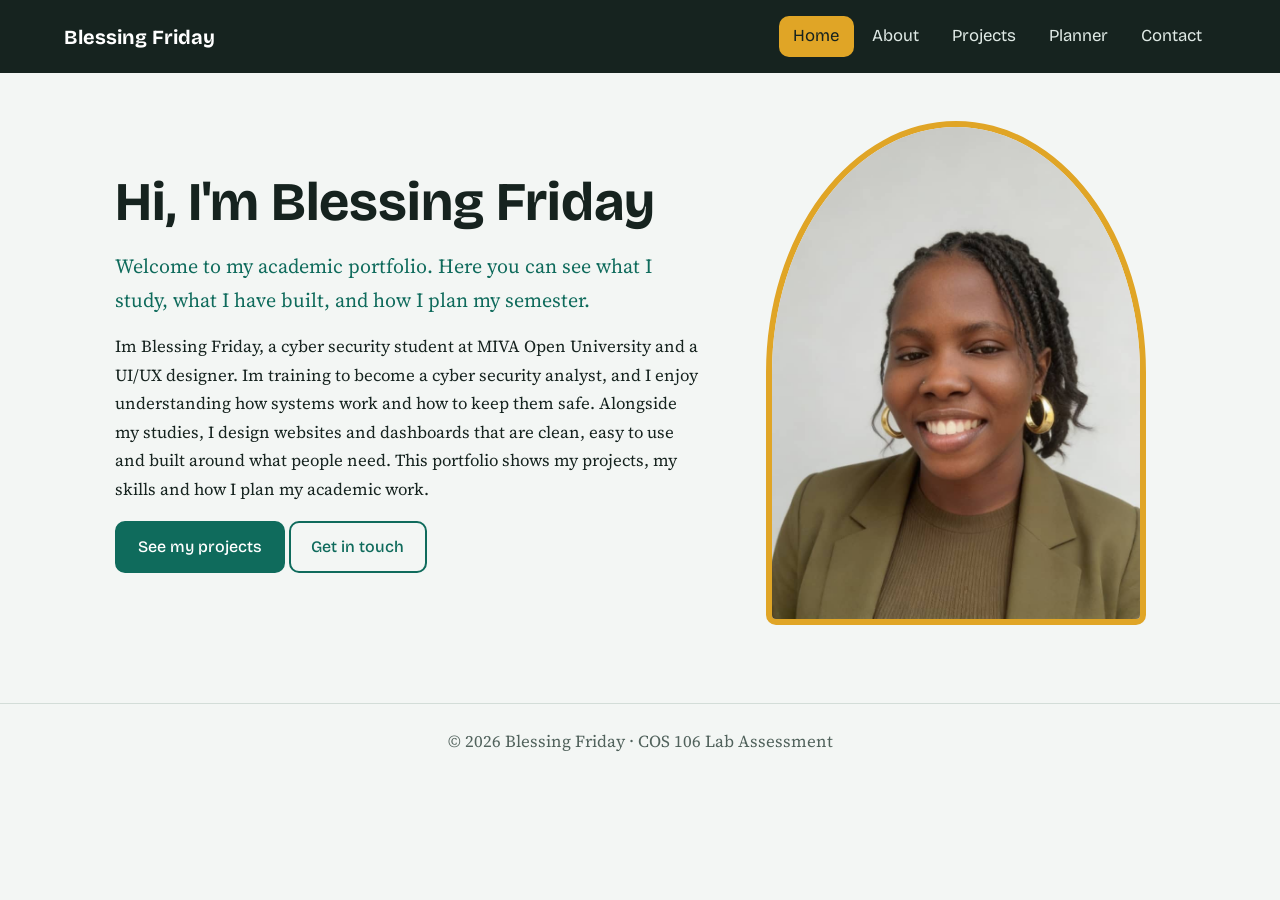
<file: index.html>
<!DOCTYPE html>
<html lang="en">
<head>
<meta charset="UTF-8">
<meta name="viewport" content="width=device-width, initial-scale=1">
<title>Home | Blessing Friday</title>
<link rel="preconnect" href="https://fonts.googleapis.com">
<link href="https://fonts.googleapis.com/css2?family=Bricolage+Grotesque:wght@500;700&family=Source+Serif+4:wght@400;600&display=swap" rel="stylesheet">
<link rel="stylesheet" href="style.css">
</head>
<body>

<header class="site-header">
<a class="brand" href="index.html">Blessing Friday</a>
<button class="menu-btn" aria-label="Toggle menu" aria-expanded="false">Menu</button>

<nav><ul class="nav-list"><li><a href="index.html" aria-current="page">Home</a>
</li><li><a href="about.html">About</a>
</li><li><a href="projects.html">Projects</a>
</li><li><a href="planner.html">Planner</a>
</li><li><a href="contact.html">Contact</a>
</li></ul></nav>
</header>

<main>
<section class="hero">
<div>
<h1>Hi, I'm Blessing Friday</h1>
<p class="welcome">Welcome to my academic portfolio. Here you can see what I study, what I have built, and how I plan my semester.</p>
<p>Im Blessing Friday, a cyber security student at MIVA Open University and a UI/UX designer. Im training to become a cyber security analyst, and I 
    enjoy understanding how systems work and how to keep them safe. Alongside my studies, I design websites and dashboards that are clean, easy to use and 
    built around what people need. This portfolio shows my projects, my skills and how I plan my academic work.</p>
<p><a class="btn" href="projects.html">See my projects</a> <a class="btn ghost" href="contact.html">Get in touch</a></p>
</div>

<img src="my new headshot gr.jpeg" alt="Photograph of Blessing Friday" class="portrait">

</section>
</main>
<footer><p>&copy; 2026 Blessing Friday &middot; COS 106 Lab Assessment</p></footer>
<script src="js/main.js"></script>
</body>
</html>
</file>
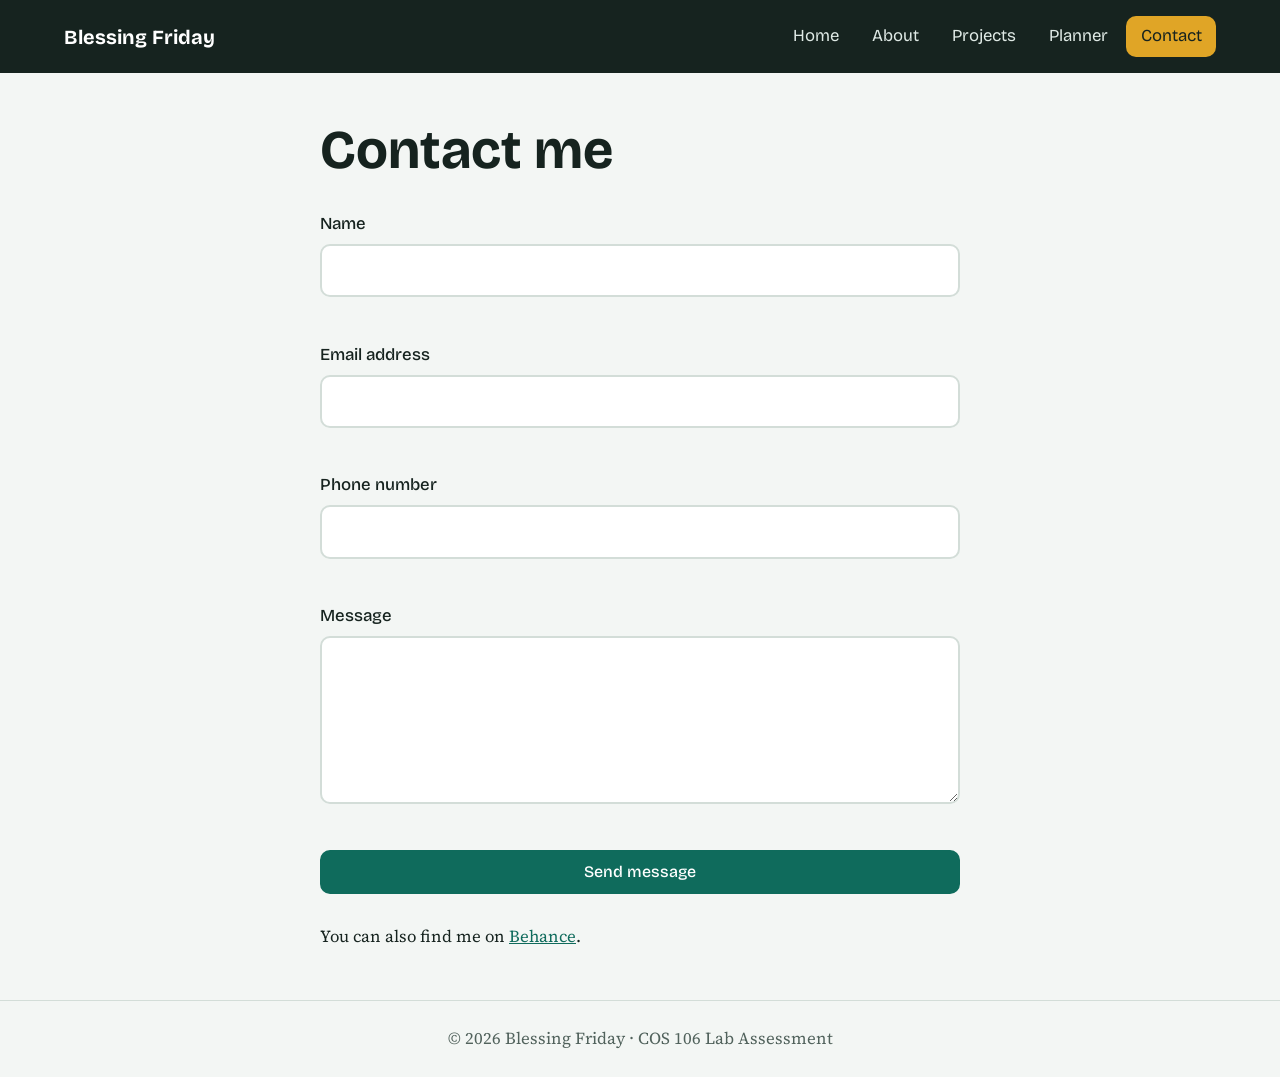
<file: contact.html>
<!DOCTYPE html>
<html lang="en">
<head>
<meta charset="UTF-8">
<meta name="viewport" content="width=device-width, initial-scale=1">
<title>Contact | Blessing Friday</title>
<link rel="preconnect" href="https://fonts.googleapis.com">
<link href="https://fonts.googleapis.com/css2?family=Bricolage+Grotesque:wght@500;700&family=Source+Serif+4:wght@400;600&display=swap" rel="stylesheet">
<link rel="stylesheet" href="style.css">
</head>
<body>
<header class="site-header">
<a class="brand" href="index.html">Blessing Friday</a>
<button class="menu-btn" aria-label="Toggle menu" aria-expanded="false">Menu</button>
<nav><ul class="nav-list"><li><a href="index.html">Home</a></li><li><a href="about.html">About</a>
</li><li><a href="projects.html">Projects</a></li><li><a href="planner.html">Planner</a></li>
<li><a href="contact.html" aria-current="page">Contact</a></li></ul></nav>
</header>

<main>
<section class="stack narrow">
<h1>Contact me</h1>
<form id="contact-form" novalidate>
<label for="name">Name</label>
<input id="name" type="text">
<span class="error" id="name-error"></span>

<label for="email">Email address</label>
<input id="email" type="email">
<span class="error" id="email-error"></span>

<label for="phone">Phone number</label>
<input id="phone" type="tel">
<span class="error" id="phone-error"></span>

<label for="message">Message</label>
<textarea id="message" rows="5"></textarea>
<span class="error" id="message-error"></span>

<button class="btn" type="submit">Send message</button>
<p id="form-status" class="success" role="status"></p>
</form>
<p>You can also find me on <a href="https://www.behance.net/blexnberi" target="_blank" rel="noopener">Behance</a>.</p>
</section>

</main>
<footer><p>&copy; 2026 Blessing Friday &middot; COS 106 Lab Assessment</p></footer>
<script src="js/main.js"></script>
<script src="js/contact.js"></script>
</body>
</html>
</file>
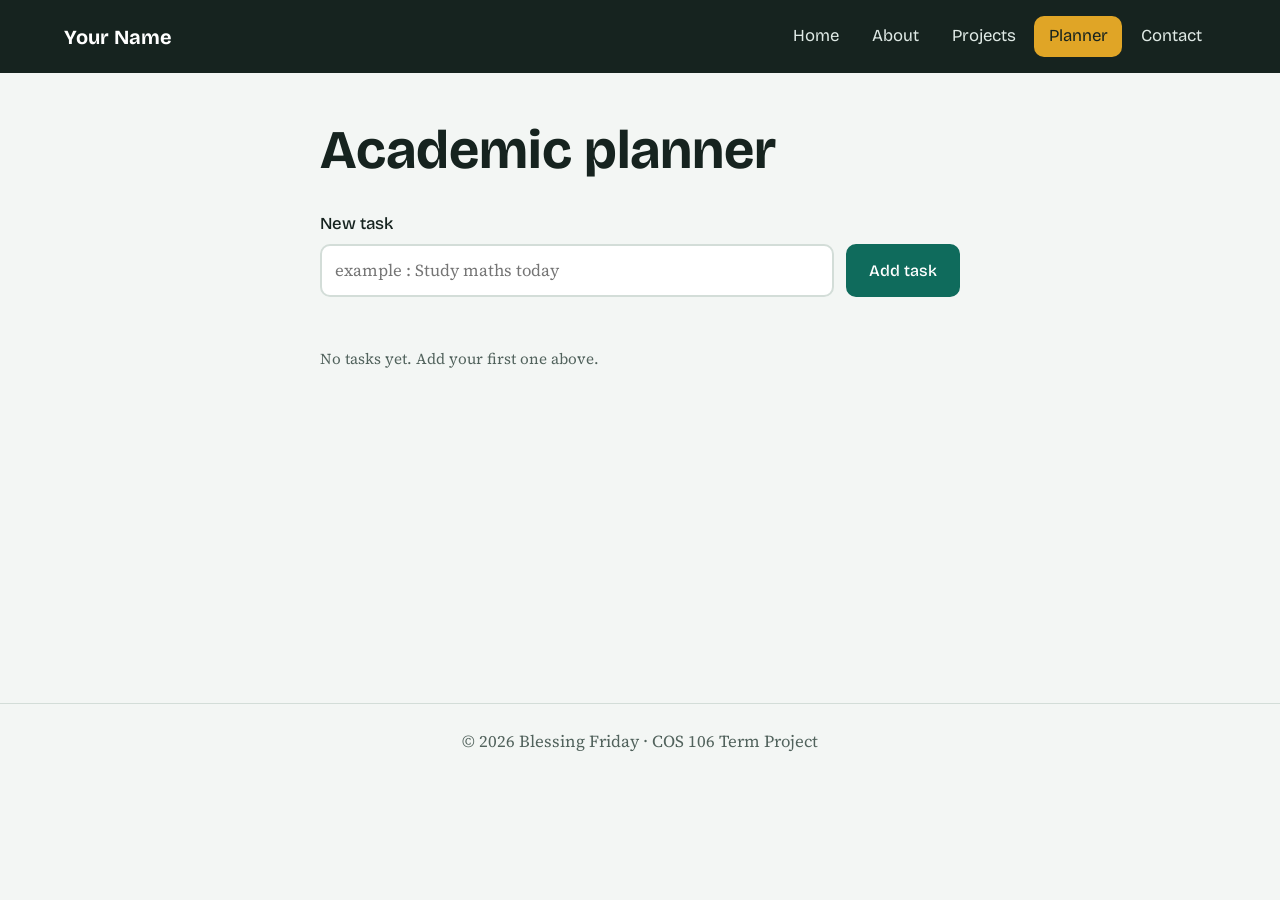
<file: planner.html>
<!DOCTYPE html>
<html lang="en">
<head>
<meta charset="UTF-8">
<meta name="viewport" content="width=device-width, initial-scale=1">
<title>Academic Planner | Blessing Friday</title>
<link rel="preconnect" href="https://fonts.googleapis.com">
<link href="https://fonts.googleapis.com/css2?family=Bricolage+Grotesque:wght@500;700&family=Source+Serif+4:wght@400;600&display=swap" rel="stylesheet">
<link rel="stylesheet" href="style.css">
</head>

<body>
<header class="site-header">
<a class="brand" href="index.html">Your Name</a>
<button class="menu-btn" aria-label="Toggle menu" aria-expanded="false">Menu</button>
<nav><ul class="nav-list"><li><a href="index.html">Home</a></li><li><a href="about.html">About</a>
</li><li><a href="projects.html">Projects</a></li><li><a href="planner.html" aria-current="page">Planner</a>
</li><li><a href="contact.html">Contact</a></li></ul></nav>
</header>

<main>
<section class="stack narrow">
<h1>Academic planner</h1>
<form id="task-form" novalidate>
<label for="task-input">New task</label>
<div class="row"><input id="task-input" type="text" placeholder="example : Study maths today" autocomplete="off"><button class="btn" type="submit">Add task</button></div>
<p id="task-error" class="error" role="alert"></p>
</form>

<p id="task-count" class="note"></p>
<ul id="task-list" class="tasks"></ul>
</section>
</main>

<footer><p>&copy; 2026 Blessing Friday &middot; COS 106 Term Project</p></footer>
<script src="js/main.js"></script>
<script src="js/planner.js"></script>
</body>
</html>
</file>
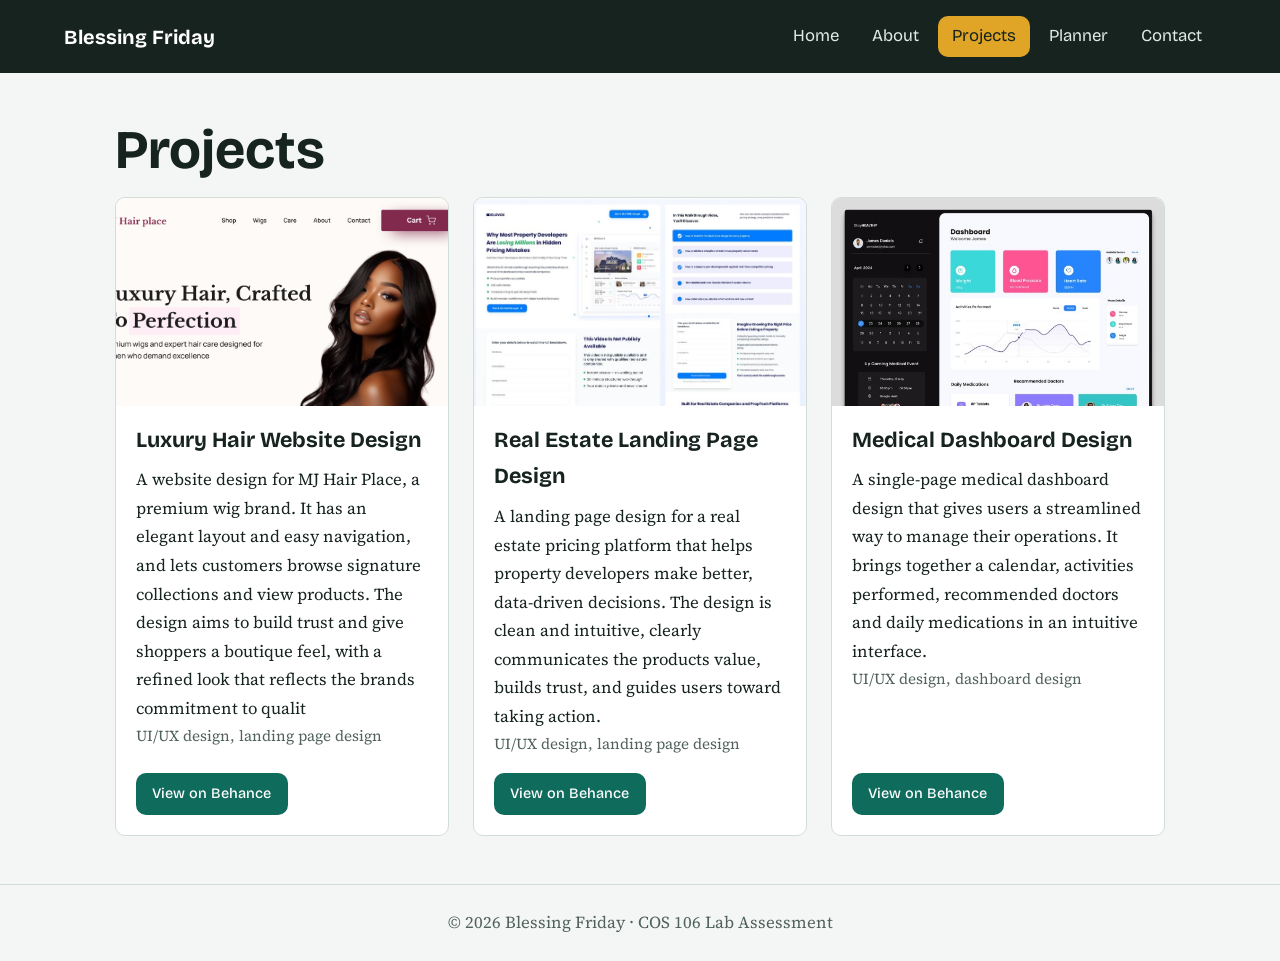
<file: projects.html>
<!DOCTYPE html>
<html lang="en">
<head>
<meta charset="UTF-8">
<meta name="viewport" content="width=device-width, initial-scale=1">
<title>Projects | Blessing Friday</title>
<link rel="preconnect" href="https://fonts.googleapis.com">
<link href="https://fonts.googleapis.com/css2?family=Bricolage+Grotesque:wght@500;700&family=Source+Serif+4:wght@400;600&display=swap" rel="stylesheet">
<link rel="stylesheet" href="style.css">
</head>
<body>
<header class="site-header">
<a class="brand" href="index.html">Blessing Friday</a>
<button class="menu-btn" aria-label="Toggle menu" aria-expanded="false">Menu</button>
<nav><ul class="nav-list"><li><a href="index.html">Home</a></li><li><a href="about.html">About</a></li><li><a href="projects.html" aria-current="page">Projects</a></li><li><a href="planner.html">Planner</a>
</li><li><a href="contact.html">Contact</a></li></ul></nav>
</header>

<main>
<section class="stack">
<h1>Projects</h1>
<div class="grid three">

<article class="card">
<img src="luxury hair.png" alt="Screenshot of the Password Strength Checker">
<div>
<h2>Luxury Hair Website Design</h2>
<p>A website design for MJ Hair Place, a premium wig brand. It has an elegant layout and easy navigation, and lets 
    customers browse signature collections and view products. The design aims to build trust and give shoppers a boutique feel, 
    with a refined look that reflects the brands commitment to qualit</p>
<p class="tech">UI/UX design, landing page design</p>
<a class="btn small" href="https://www.behance.net/gallery/243979409/Luxury-Hair-Webiste" target="_blank" rel="noopener">View on Behance</a>
</div>
</article>

<article class="card">
<img src="landing page image.jpg" alt="Screenshot of the Phishing Awareness Quiz">
<div>
<h2>Real Estate Landing Page Design</h2>
<p>A landing page design for a real estate pricing platform that helps property developers 
    make better, data-driven decisions. The design is clean and intuitive, clearly communicates 
    the products value, builds trust, and guides users toward taking action.</p>
<p class="tech">UI/UX design, landing page design</p>
<a class="btn small" href="https://www.behance.net/gallery/246627747/Real-Estate-Landing-Page?tracking_source=project_owner_other_projects" target="_blank" rel="noopener">View on Behance</a>
</div>
</article>

<article class="card">
<img src="dashboard image.jpg" alt="Screenshot of the Security Notes page">
<div>
<h2>Medical Dashboard Design</h2>
<p>A single-page medical dashboard design that gives users a streamlined way to manage 
    their operations. It brings together a calendar, activities performed, recommended doctors and daily medications in an intuitive interface.</p>
<p class="tech">UI/UX design, dashboard design</p>
<a class="btn small" href="https://www.behance.net/gallery/210876451/Medical-Dashboard" target="_blank" rel="noopener">View on Behance</a>
</div>
</article>

</div>
</section>
</main>
<footer><p>&copy; 2026 Blessing Friday &middot; COS 106 Lab Assessment</p></footer>
<script src="js/main.js"></script>
</body>
</html>
</file>
<file: style.css>
:root{--bg:#f3f6f4;--ink:#16231f;--muted:#51625c;--accent:#0f6b5c;--accent-2:#e0a526;--panel:#fff;--line:#d3ddd8;--r:10px}
*{box-sizing:border-box;margin:0}

body{font-family:"Source Serif 4",Georgia,serif;background:var(--bg);color:var(--ink);line-height:1.7;font-size:1.05rem}
h1,h2,.brand,.btn,label,th,nav a{font-family:"Bricolage Grotesque",system-ui,sans-serif}
h1{font-size:clamp(2rem,5vw,3.4rem);line-height:1.1;margin-bottom:1rem}
h2{font-size:1.35rem;margin:1.5rem 0 .5rem}
a{color:var(--accent)}
:focus-visible{outline:3px solid var(--accent-2);outline-offset:2px}

/* Header and navigation */
.site-header{display:flex;align-items:center;justify-content:space-between;flex-wrap:wrap;padding:1rem 5vw;background:var(--ink);position:sticky;top:0;z-index:10}
.brand{color:#fff;font-weight:700;font-size:1.25rem;text-decoration:none}

.nav-list{display:flex;gap:.25rem;list-style:none;padding:0}
nav a{display:block;color:#dfe9e5;text-decoration:none;padding:.4rem .9rem;border-radius:var(--r);transition:background .25s,color .25s}
nav a:hover{background:rgba(255,255,255,.12);color:#fff}
nav a[aria-current=page]{background:var(--accent-2);color:var(--ink)}
.menu-btn{display:none;background:none;color:#fff;border:1px solid #fff;border-radius:var(--r);padding:.4rem .9rem;font:inherit;cursor:pointer}
main{min-height:70vh;padding:3rem 5vw}

/* Home page */
.hero{display:grid;grid-template-columns:1.4fr 1fr;gap:3rem;align-items:center;max-width:1050px;margin:auto}
.welcome{font-size:1.25rem;color:var(--accent);margin-bottom:1rem}
.portrait{width:100%;max-width:380px;border-radius:50% 50% var(--r) var(--r);border:6px solid var(--accent-2);justify-self:center;animation:rise .8s ease both}
@keyframes rise{from{opacity:0;transform:translateY(20px)}to{opacity:1;transform:none}}

/* Buttons */
.btn{display:inline-block;background:var(--accent);color:#fff;border:2px solid var(--accent);padding:.65rem 1.3rem;border-radius:var(--r);font-weight:500;font-size:1rem;text-decoration:none;cursor:pointer;margin-top:1rem;transition:transform .2s,background .2s}
.btn:hover{transform:translateY(-2px);background:#0a4f44}
.btn.ghost{background:transparent;color:var(--accent)}
.btn.small{padding:.4rem .9rem;font-size:.9rem}

/* Layout helpers, panels and cards */
.stack{max-width:1050px;margin:auto}
.narrow{max-width:640px}
.grid{display:grid;gap:1.5rem}
.two{grid-template-columns:repeat(2,1fr)}
.three{grid-template-columns:repeat(auto-fit,minmax(260px,1fr))}
.panel,.card{background:var(--panel);border:1px solid var(--line);border-radius:var(--r);padding:1.25rem}
.panel ul{padding-left:1.2rem}
.card{padding:0;overflow:hidden;display:flex;flex-direction:column}
.card>div{padding:1rem 1.25rem 1.25rem}
 .card img{width:100%;aspect-ratio:16/10;object-fit:cover;object-position:top;display:block}
.card>div{display:flex;flex-direction:column;flex:1}
.card .btn{margin-top:auto;align-self:flex-start}
.tech{margin-bottom:1rem}
.card h2{margin-top:0}
.tech{color:var(--muted);font-size:.95rem}

/* About page: table, chips, video */
.table-wrap{overflow-x:auto}
table{width:100%;border-collapse:collapse;background:var(--panel)}
caption{text-align:left;color:var(--muted);padding:.5rem 0}
th,td{padding:.7rem 1rem;border-bottom:1px solid var(--line);text-align:left}
thead th{background:var(--accent);color:#fff}
.chips{display:flex;flex-wrap:wrap;gap:.6rem;list-style:none;padding:0}
.chips li{background:var(--accent-2);padding:.25rem 1rem;border-radius:99px;font-family:"Bricolage Grotesque",sans-serif}
video{max-width:100%;border-radius:var(--r);background:#000}
.note{color:var(--muted);font-size:.95rem;margin-top:.5rem}

/* Forms (contact and planner) */
form{display:flex;flex-direction:column;gap:.35rem;margin-bottom:1.5rem}
label{font-weight:500;margin-top:.8rem}
input,textarea{font:inherit;padding:.65rem .8rem;border:2px solid var(--line);border-radius:var(--r);width:100%;background:#fff}
input:focus,textarea:focus{border-color:var(--accent);outline:none}
.invalid{border-color:#b3261e}
.row{display:flex;gap:.75rem}
.row .btn{margin-top:0;white-space:nowrap}
.error{color:#b3261e;font-size:.9rem;min-height:1.2rem}
.success{color:var(--accent);font-weight:600}

/* Planner task list */
.tasks{list-style:none;padding:0;display:flex;flex-direction:column;gap:.6rem}
.tasks li{display:flex;align-items:center;gap:.8rem;background:var(--panel);border:1px solid var(--line);border-radius:var(--r);padding:.7rem 1rem;animation:rise .3s ease both}
.tasks li span{flex:1}
.tasks li.done span{text-decoration:line-through;color:var(--muted)}
.tasks input[type=checkbox]{width:1.2rem;height:1.2rem}
.del{background:none;border:1px solid #b3261e;color:#b3261e;border-radius:var(--r);padding:.2rem .7rem;cursor:pointer;font:inherit}
.del:hover{background:#b3261e;color:#fff}

footer{text-align:center;padding:1.5rem;color:var(--muted);border-top:1px solid var(--line)}

/* Mobile layout */
@media(max-width:760px){
.menu-btn{display:block}
nav{width:100%;display:none}
nav.open{display:block}
.nav-list{flex-direction:column;padding-top:.75rem}
.hero,.two{grid-template-columns:1fr}
.portrait{max-width:260px;order:-1}
.row{flex-direction:column}
}

@media(prefers-reduced-motion:reduce){*{animation:none!important;transition:none!important}}
</file>
